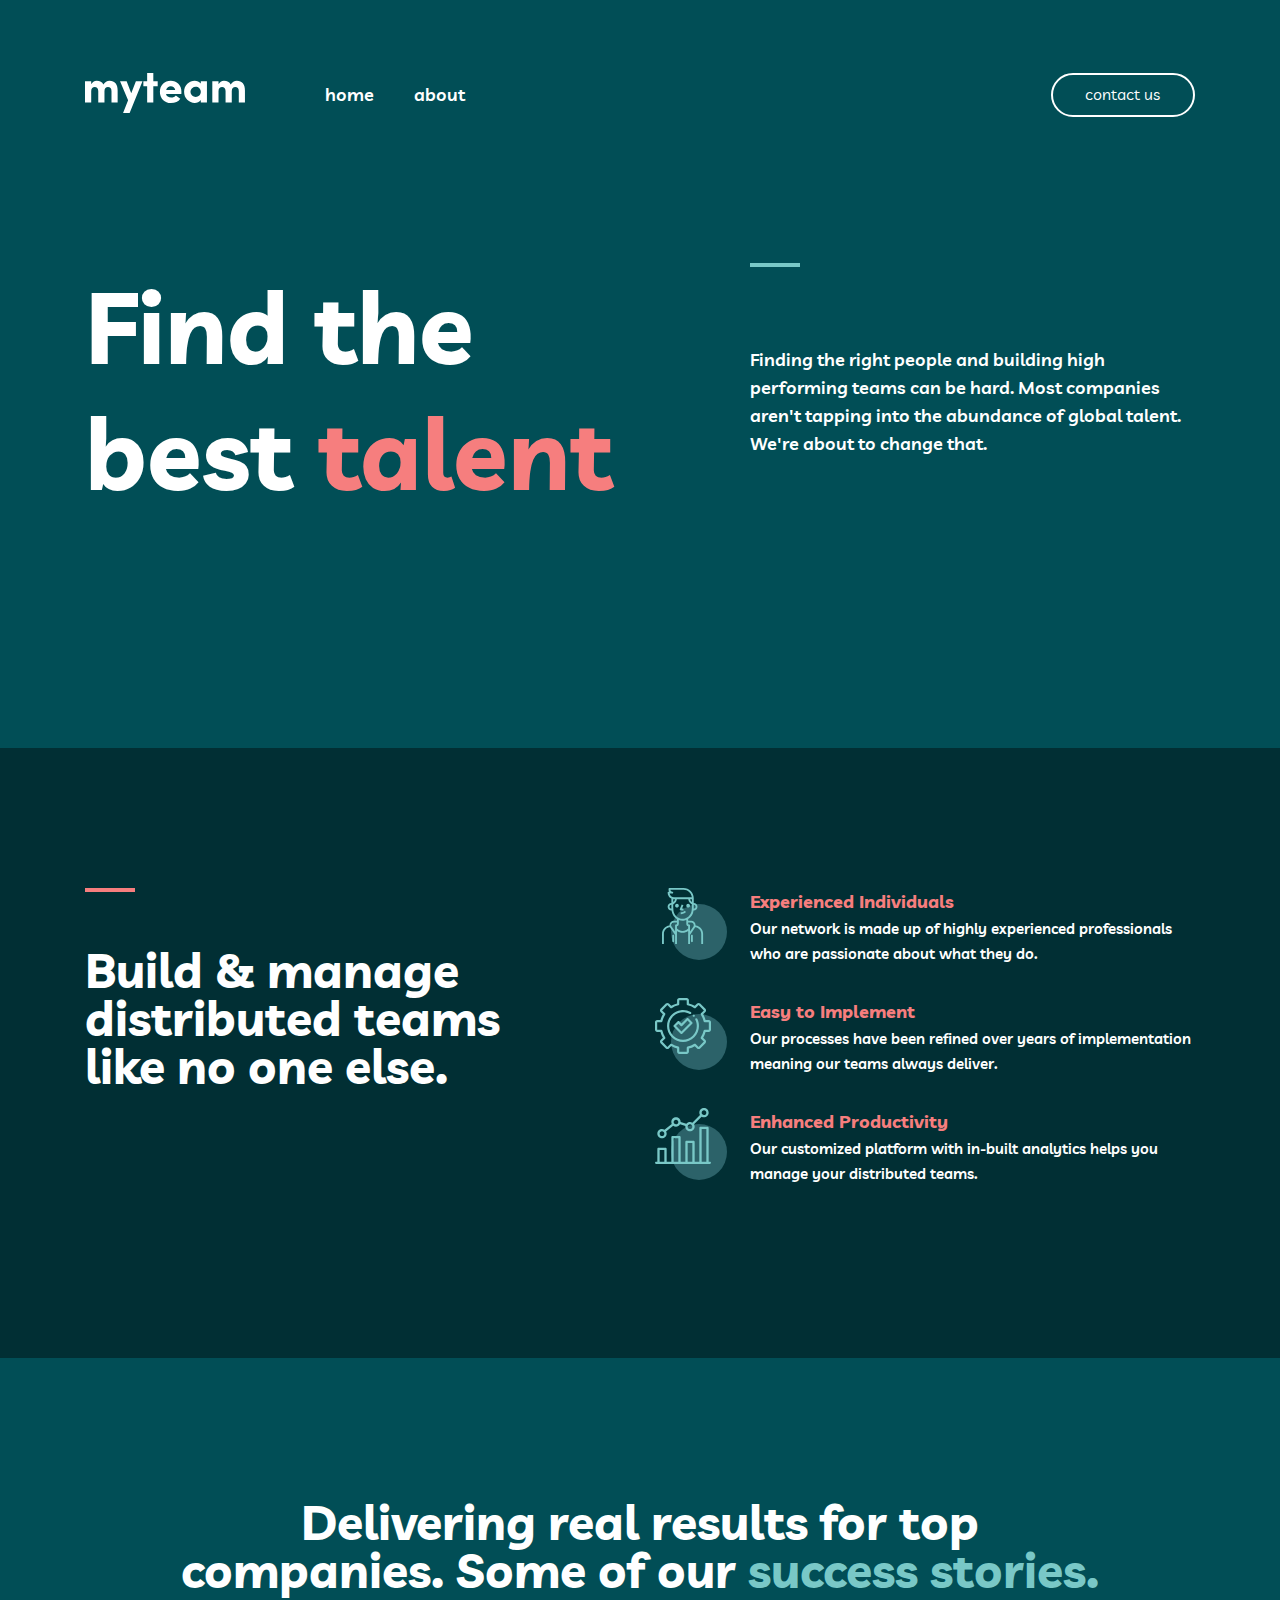
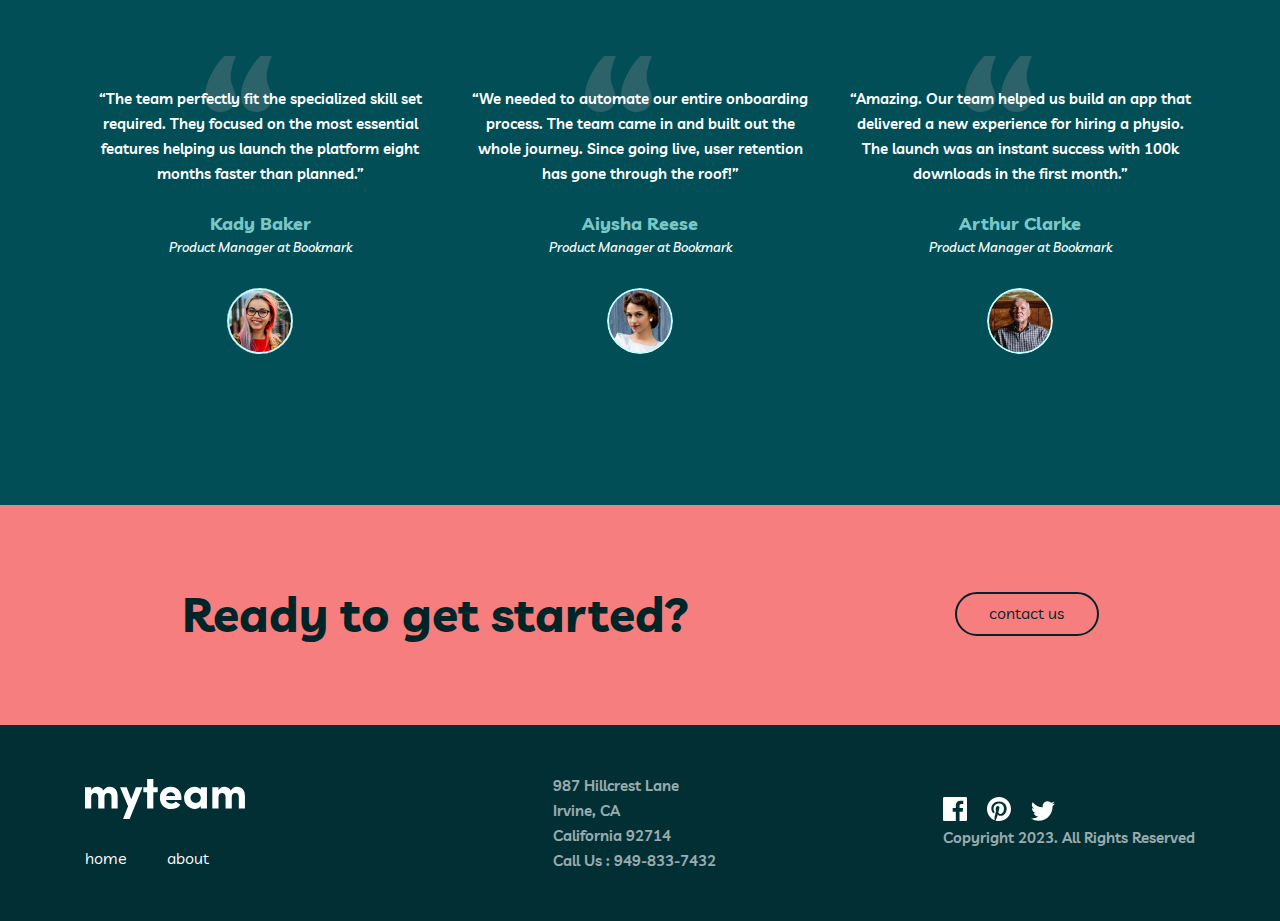
<file: index.html>
<!DOCTYPE html>
<html lang="en">

<head>
    <meta charset="UTF-8">
    <meta http-equiv="X-UA-Compatible" content="IE=edge">
    <meta name="viewport" content="width=device-width, initial-scale=1.0">
    <title>My Team</title>
    <link rel="stylesheet" href="style.css">
    <link rel="preconnect" href="https://fonts.googleapis.com">
    <link rel="preconnect" href="https://fonts.gstatic.com" crossorigin>
    <link href="https://fonts.googleapis.com/css2?family=Livvic:wght@600;700&display=swap" rel="stylesheet">
</head>

<body>
    <!-- Header -->
    <header class="header">
        <div class="container header-container">
            <!-- Left -->
            <div class="header-left">
                <!-- logo -->
                <a class="logo" href="index.html">
                    <img src="./img/myteam-logo.svg" alt="myteam">
                </a>
                <!-- nav -->
                <nav class="header-nav">
                    <ul class="header-list">
                        <li class="header-list-item">
                            <a class="header-list-item-link" href="index.html">home</a>
                        </li>
                        <li class="header-list-item">
                            <a class="header-list-item-link" href="about.html">about</a>
                        </li>
                    </ul>
                </nav>
            </div>
            <!-- Right -->
            <a class="contact-link" href="contact.html">contact us</a>
        </div>
    </header>
    <main class="main">
        <!-- Hero -->
        <div class="hero">
            <div class="container hero-container">
                <!-- title -->
                <h1 class="hero-title">Find the <br> best <span class="hero-title-light">talent</span></h1>
                <!-- description -->
                <div class="description">
                    <hr class="main-hr hr-rapture">
                    <p class="hero-desc-text">Finding the right people and building high performing teams can be hard.
                        Most companies aren't tapping into the abundance of global talent. We're about to change that.
                    </p>
                </div>
            </div>
        </div>
        <!-- About -->
        <div class="about">
            <div class="container about-container">
                <div class="about-left">
                    <hr class="hr-coral">
                    <h2 class="about-text">Build & manage  distributed teams  like no one else.</h2>
                </div>
                <div class="about-right">
                    <ul class="about-list">
                        <!-- 1 -->
                        <li class="about-list-item">
                            <div class="about-list-item-img-wrapper"><img class="about-list-item-img" src="./img/icon-feature-experience.svg" alt="">
                            </div>
                            <div class="about-list-item-text-wrapper">
                                <h3 class="about-list-item-title">Experienced Individuals</h4>
                                <p class="about-list-item-text">Our network is made up of highly experienced professionals who are passionate about what they do.</p>
                            </div>
                        </li>
                        <!-- 2 -->
                        <li class="about-list-item">
                            <div class="about-list-item-img-wrapper"><img class="about-list-item-img" src="./img/icon-feature-implementation.svg" alt="">
                            </div>
                            <div class="about-list-item-text-wrapper">
                                <h4 class="about-list-item-title">Easy to Implement</h4>
                                <p class="about-list-item-text">Our processes have been refined over years of implementation meaning our teams always deliver.</p>
                            </div>
                        </li>
                        <!-- 3 -->
                        <li class="about-list-item">
                            <div class="about-list-item-img-wrapper"><img class="about-list-item-img" src="./img/icon-feature-productivity.svg" alt="">
                            </div>
                            <div class="about-list-item-text-wrapper">
                                <h4 class="about-list-item-title">Enhanced Productivity</h4>
                                <p class="about-list-item-text">Our customized platform with in-built analytics helps you manage your distributed teams.</p>
                            </div>
                        </li>
                    </ul>
                </div>
            </div>
        </div>
        <!-- Stories -->
        <div class="stories">
            <h2 class="stories-title">Delivering real results for top <br> companies. Some of our <span class="stories-title-rapture">success stories.</span></h2>
          <div class="container stories-container">
            <!-- 1 -->
            <div class="story">
                <img class="story-img" src="./img/t.svg" alt="">
                <p class="story-text"> “The team perfectly fit the specialized skill set required. They focused on the most essential features helping us launch the platform eight months faster than planned.”</p>
                <h3 class="story-hero-name">Kady Baker</h3>
                <p class="story-hero-job">Product Manager at Bookmark</p>
                <div class="img-wrapper">
                    <img class="story-hero-img" src="./img/kady.svg" alt="">
                </div>
            </div>
            <!-- 2 -->
            <div class="story">
                <img class="story-img" src="./img/t.svg" alt="">
                <p class="story-text"> “We needed to automate our entire onboarding process. The team came in and built out the whole journey. Since going live, user retention has gone through the roof!”</p>
                <h3 class="story-hero-name">Aiysha Reese</h3>
                <p class="story-hero-job">Product Manager at Bookmark</p>
                <div class="img-wrapper">
                    <img class="story-hero-img" src="./img/aisha.svg" alt="">
                </div>
            </div>
            <!-- 3 -->
            <div class="story">
                <img class="story-img" src="./img/t.svg" alt="">
                <p class="story-text"> “Amazing. Our team helped us build an app that delivered a new experience for hiring a physio. The launch was an instant success with 100k downloads in the first month.”</p>
                <h3 class="story-hero-name">Arthur Clarke</h3>
                <p class="story-hero-job">Product Manager at Bookmark</p>
                <div class="img-wrapper">
                    <img class="story-hero-img" src="./img/arthur.svg" alt="">
                </div>
            </div>
          </div>
        </div>
        <!-- Contact -->
        <div class="contact">
         <div class="contact-container">
            <h2 class="contact-title">Ready to get started?</h2>
            <a class="contact-link contact-link-color" href="contact.html">contact us</a>
         </div>
        </div>
    </main>
    <!-- Footer -->
    <footer class="footer">
        <div class="container footer-container">
            <!-- Footer left -->
            <div class="footer-left">
                <a href="index.html"><img class="logo footer-logo" src="./img/myteam-logo.svg" alt="myteam logo"></a>
              <ul class="footer-list">
                <li class="footer-list-item"><a class="footer-list-item-link" href="index.html">home</a></li>
                <li class="footer-list-item"><a class="footer-list-item-link" href="about.html">about</a></li>
              </ul>
            </div>
            <!-- Footer center -->
            <div class="footer-center">
                  <p class="footer-text">987  Hillcrest Lane</p>
                  <p class="footer-text">Irvine, CA</p>
                  <p class="footer-text">California 92714</p>
                  <p class="footer-text">Call Us : 949-833-7432</p>
            </div>
            <!-- Footer right -->
            <div class="footer-right">
                <svg class="socials" width="24" height="24" fill="none" xmlns="http://www.w3.org/2000/svg"><path d="M22.675 0H1.325C.593 0 0 .593 0 1.325v21.351C0 23.407.593 24 1.325 24H12.82v-9.294H9.692v-3.622h3.128V8.413c0-3.1 1.893-4.788 4.659-4.788 1.325 0 2.463.099 2.795.143v3.24l-1.918.001c-1.504 0-1.795.715-1.795 1.763v2.313h3.587l-.467 3.622h-3.12V24h6.116c.73 0 1.323-.593 1.323-1.325V1.325C24 .593 23.407 0 22.675 0Z" fill="currentColor">
                </svg>
                <svg class="socials" width="24" height="24" fill="none" xmlns="http://www.w3.org/2000/svg"><path d="M12 0C5.373 0 0 5.372 0 12c0 5.084 3.163 9.426 7.627 11.174-.105-.949-.2-2.405.042-3.441.218-.937 1.407-5.965 1.407-5.965s-.359-.719-.359-1.782c0-1.668.967-2.914 2.171-2.914 1.023 0 1.518.769 1.518 1.69 0 1.029-.655 2.568-.994 3.995-.283 1.194.599 2.169 1.777 2.169 2.133 0 3.772-2.249 3.772-5.495 0-2.873-2.064-4.882-5.012-4.882-3.414 0-5.418 2.561-5.418 5.207 0 1.031.397 2.138.893 2.738a.36.36 0 0 1 .083.345l-.333 1.36c-.053.22-.174.267-.402.161-1.499-.698-2.436-2.889-2.436-4.649 0-3.785 2.75-7.262 7.929-7.262 4.163 0 7.398 2.967 7.398 6.931 0 4.136-2.607 7.464-6.227 7.464-1.216 0-2.359-.631-2.75-1.378l-.748 2.853c-.271 1.043-1.002 2.35-1.492 3.146C9.57 23.812 10.763 24 12 24c6.627 0 12-5.373 12-12 0-6.628-5.373-12-12-12Z" fill="currentColor"></svg>
                <svg class="socials" width="24" height="20" fill="none" xmlns="http://www.w3.org/2000/svg"><path d="M24 2.557a9.83 9.83 0 0 1-2.828.775A4.932 4.932 0 0 0 23.337.608a9.864 9.864 0 0 1-3.127 1.195A4.916 4.916 0 0 0 16.616.248c-3.179 0-5.515 2.966-4.797 6.045A13.978 13.978 0 0 1 1.671 1.149a4.93 4.93 0 0 0 1.523 6.574 4.903 4.903 0 0 1-2.229-.616c-.054 2.281 1.581 4.415 3.949 4.89a4.935 4.935 0 0 1-2.224.084 4.928 4.928 0 0 0 4.6 3.419A9.9 9.9 0 0 1 0 17.54a13.94 13.94 0 0 0 7.548 2.212c9.142 0 14.307-7.721 13.995-14.646A10.025 10.025 0 0 0 24 2.557Z" fill="currentColor"/></svg>
                <p class="footer-text">Copyright 2023. All Rights Reserved</p>
            </div>
        </div>
    </footer>


</body>

</html>
</file>
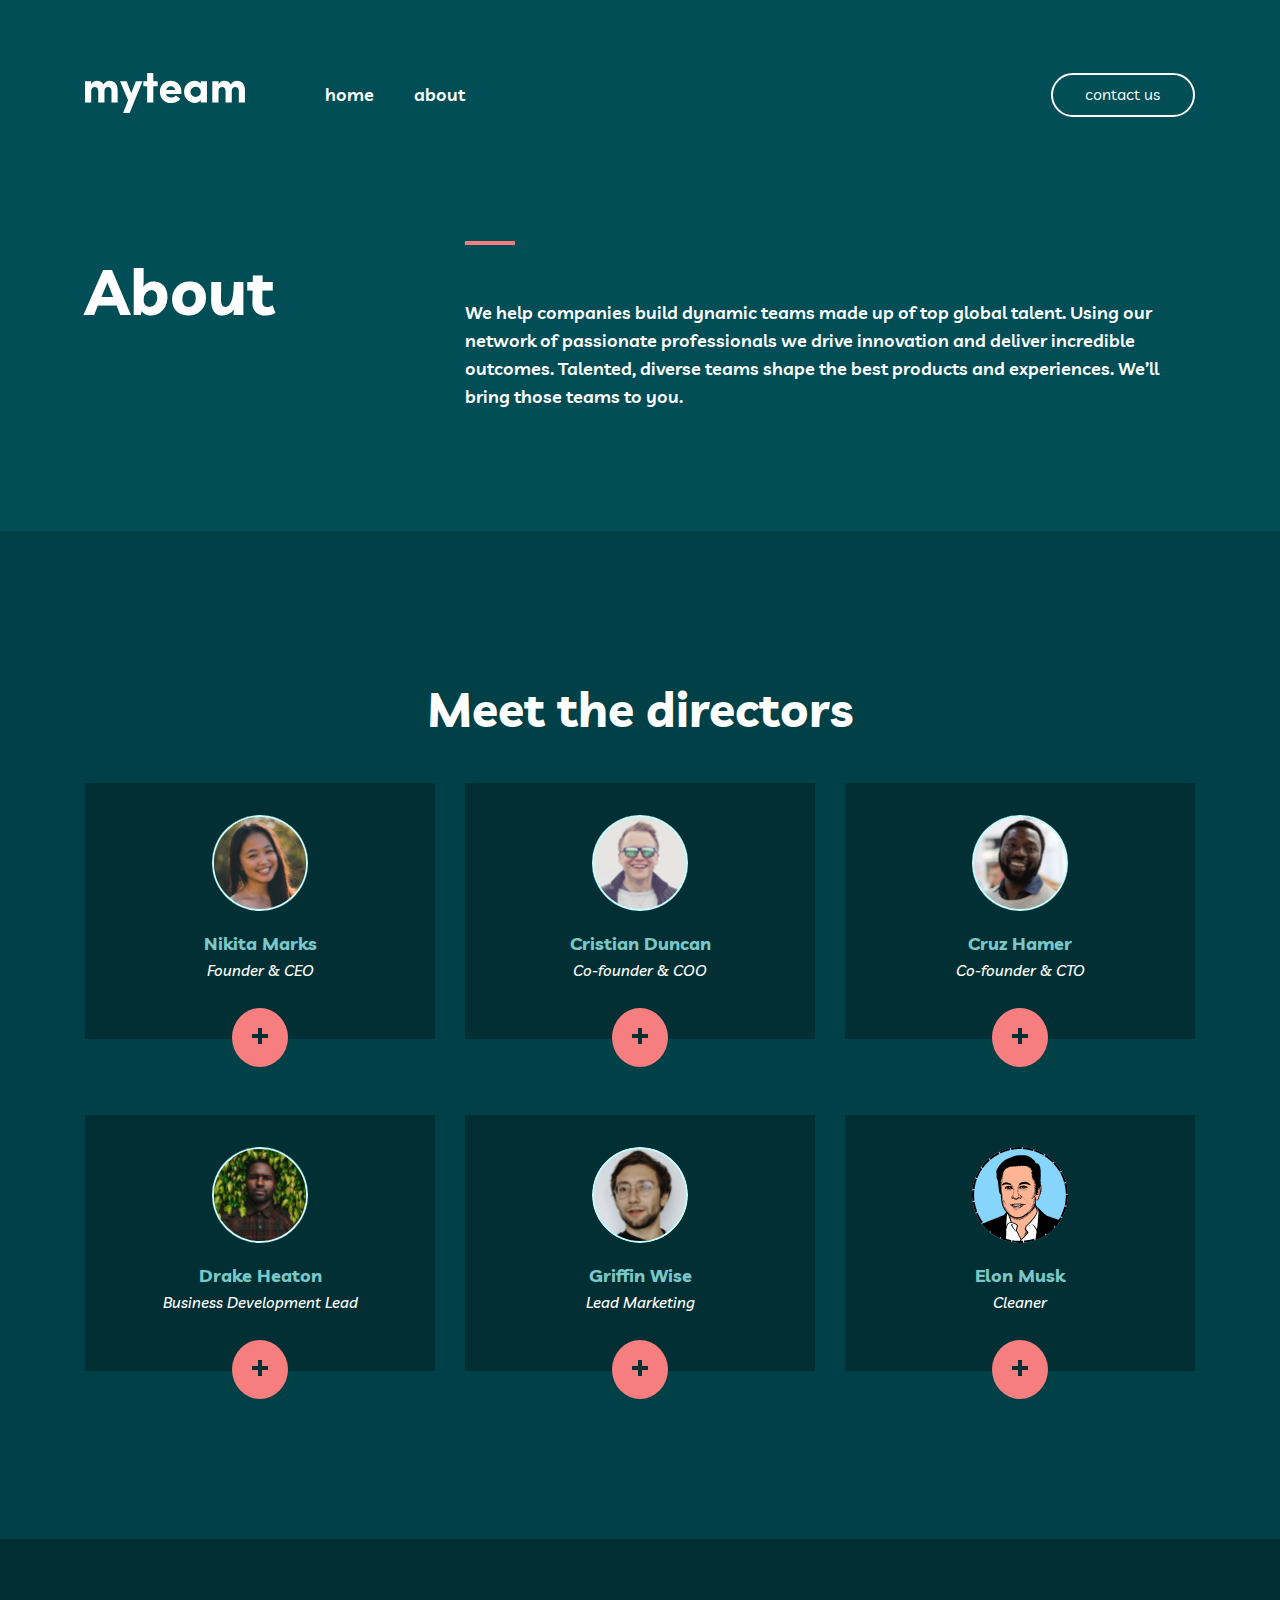
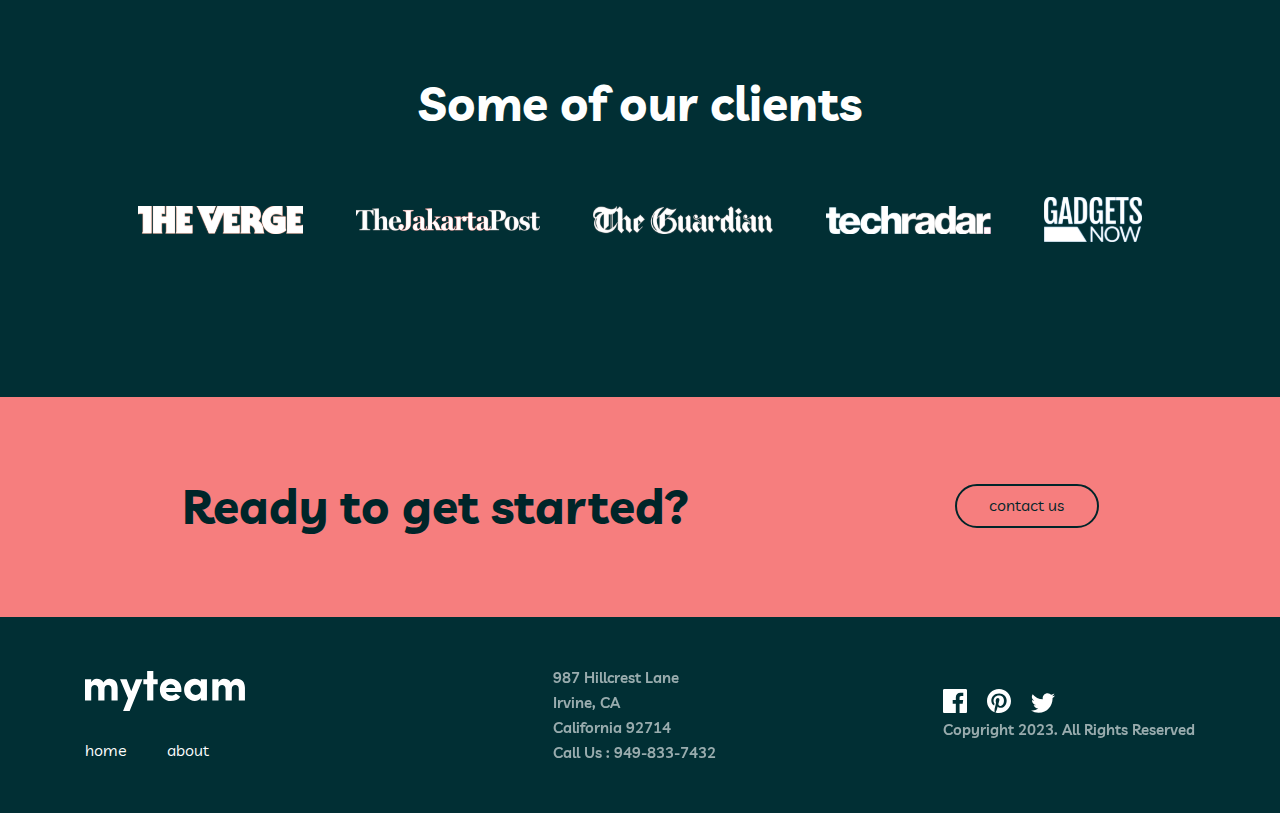
<file: about.html>
<!DOCTYPE html>
<html lang="en">

<head>
    <meta charset="UTF-8">
    <meta http-equiv="X-UA-Compatible" content="IE=edge">
    <meta name="viewport" content="width=device-width, initial-scale=1.0">
    <title>About</title>
    <link rel="stylesheet" href="style.css">
    <link rel="preconnect" href="https://fonts.googleapis.com">
    <link rel="preconnect" href="https://fonts.gstatic.com" crossorigin>
    <link href="https://fonts.googleapis.com/css2?family=Livvic:wght@600;700&display=swap" rel="stylesheet">
</head>

<body>
    <!-- Header -->
    <header class="header">
        <div class="container header-container">
            <!-- Left -->
            <div class="header-left">
                <!-- logo -->
                <a class="logo" href="index.html">
                    <img src="./img/myteam-logo.svg" alt="myteam">
                </a>
                <!-- nav -->
                <nav class="header-nav">
                    <ul class="header-list">
                        <li class="header-list-item">
                            <a class="header-list-item-link" href="index.html">home</a>
                        </li>
                        <li class="header-list-item">
                            <a class="header-list-item-link" href="about.html">about</a>
                        </li>
                    </ul>
                </nav>
            </div>
            <!-- Right -->
            <a class="contact-link" href="contact.html">contact us</a>
        </div>
    </header>
    <main class="main">
        <!-- Hero -->
        <div class="about-hero">
            <div class="container hero-container">
                <div class="about-hero-left">
                    <h2 class="about-title">About</h2>
                </div>
                <div class="about-hero-right">
                    <hr class="main-hr hr-coral">
                    <p class="about-hero-text">We help companies build dynamic teams made up of top global talent. Using
                        our network of passionate professionals we drive innovation and deliver incredible outcomes.
                        Talented, diverse teams shape the best products and experiences. We’ll bring those teams to you.
                    </p>
                </div>
            </div>
        </div>
        <div class="directors">
            <div class="container about-page-container">
                <h2 class="about-page-title directors-title">Meet the directors</h2>
                <ul class="directors-list">
                    <!-- 1 -->
                    <li class="directors-list-item">
                        <img class="director-img" src="./img/nikita.svg" alt="Nikita Marks">
                        <p class="director-name">Nikita Marks</p>
                        <p class="director-job">Founder & CEO</p>
                        <button class="plus-btn"><img class="plus-img" src="./img/plus.svg" alt="plus"></button>
                    </li>
                    <!-- 2 -->
                    <li class="directors-list-item">
                        <img class="director-img" src="./img/cristian.svg" alt="Nikita Marks">
                        <p class="director-name">Cristian Duncan</p>
                        <p class="director-job">Co-founder & COO</p>
                        <button class="plus-btn"><img class="plus-img" src="./img/plus.svg" alt="plus"></button>
                    </li>
                    <!-- 3 -->
                    <li class="directors-list-item">
                        <img class="director-img" src="./img/cruz.svg" alt="Nikita Marks">
                        <p class="director-name">Cruz Hamer</p>
                        <p class="director-job">Co-founder & CTO</p>
                        <button class="plus-btn"><img class="plus-img" src="./img/plus.svg" alt="plus"></button>
                    </li>
                    <!-- 4 -->
                    <li class="directors-list-item">
                        <img class="director-img" src="./img/drake.svg" alt="Nikita Marks">
                        <p class="director-name">Drake Heaton</p>
                        <p class="director-job">Business Development Lead</p>
                        <button class="plus-btn"><img class="plus-img" src="./img/plus.svg" alt="plus"></button>
                    </li>
                    <!-- 5 -->
                    <li class="directors-list-item">
                        <img class="director-img" src="./img/griffin.svg" alt="Nikita Marks">
                        <p class="director-name">Griffin Wise</p>
                        <p class="director-job">Lead Marketing</p>
                        <button class="plus-btn"><img class="plus-img" src="./img/plus.svg" alt="plus"></button>
                    </li>
                    <!-- 6 -->
                    <li class="directors-list-item">
                        <img class="director-img" src="./img/elon-musk-col.svg" alt="Nikita Marks">
                        <p class="director-name">Elon Musk</p>
                        <p class="director-job">Cleaner</p>
                        <button class="plus-btn"><img class="plus-img" src="./img/plus.svg" alt="plus"></button>
                    </li>
                </ul>
            </div>
        </div>
        <div class="clients">
            <div class="container about-page-container">
                <h2 class="about-page-title clients-title">Some of our clients</h2>
                <ul class="clients-list">
                    <li class="clients-list-item">
                        <img class="clients-img" src="./img/the-verge.svg" alt="THE VERGE">
                    </li>
                    <li class="clients-list-item">
                        <img class="clients-img" src="./img/the-jakarta-post@2x.svg" alt="THE JAKARTA">
                    </li>
                    <li class="clients-list-item">
                        <img class="clients-img" src="./img/the-guardian.svg" alt="THE GUARDIAN">
                    </li>
                    <li class="clients-list-item">
                        <img class="clients-img" src="./img/techradar@2x.svg" alt="Techradar">
                    </li>
                    <li class="clients-list-item">
                        <img class="clients-img" src="./img/gadgets-now.svg" alt="Gadgets Now">
                    </li>
                </ul>
            </div>
        </div>
        <section class="contact">
            <div class="contact-container">
                <h3 class="contact-title">Ready to get started?</h3>
                <a class="contact-link contact-link-color" href="contact.html">contact us</a>
            </div>
        </section>
    </main>
    <!-- Footer -->
    <footer class="footer">
        <div class="container footer-container">
            <!-- Footer left -->
            <div class="footer-left">
                <a href="index.html"><img class="logo footer-logo" src="./img/myteam-logo.svg" alt="myteam logo"></a>
                <ul class="footer-list">
                    <li class="footer-list-item"><a class="footer-list-item-link" href="index.html">home</a></li>
                    <li class="footer-list-item"><a class="footer-list-item-link" href="about.html">about</a></li>
                </ul>
            </div>
            <!-- Footer center -->
            <div class="footer-center">
                <p class="footer-text">987 Hillcrest Lane</p>
                <p class="footer-text">Irvine, CA</p>
                <p class="footer-text">California 92714</p>
                <p class="footer-text">Call Us : 949-833-7432</p>
            </div>
            <!-- Footer right -->
            <div class="footer-right">
                <svg class="socials" width="24" height="24" fill="none" xmlns="http://www.w3.org/2000/svg"><path d="M22.675 0H1.325C.593 0 0 .593 0 1.325v21.351C0 23.407.593 24 1.325 24H12.82v-9.294H9.692v-3.622h3.128V8.413c0-3.1 1.893-4.788 4.659-4.788 1.325 0 2.463.099 2.795.143v3.24l-1.918.001c-1.504 0-1.795.715-1.795 1.763v2.313h3.587l-.467 3.622h-3.12V24h6.116c.73 0 1.323-.593 1.323-1.325V1.325C24 .593 23.407 0 22.675 0Z" fill="currentColor">
                </svg>
                <svg class="socials" width="24" height="24" fill="none" xmlns="http://www.w3.org/2000/svg"><path d="M12 0C5.373 0 0 5.372 0 12c0 5.084 3.163 9.426 7.627 11.174-.105-.949-.2-2.405.042-3.441.218-.937 1.407-5.965 1.407-5.965s-.359-.719-.359-1.782c0-1.668.967-2.914 2.171-2.914 1.023 0 1.518.769 1.518 1.69 0 1.029-.655 2.568-.994 3.995-.283 1.194.599 2.169 1.777 2.169 2.133 0 3.772-2.249 3.772-5.495 0-2.873-2.064-4.882-5.012-4.882-3.414 0-5.418 2.561-5.418 5.207 0 1.031.397 2.138.893 2.738a.36.36 0 0 1 .083.345l-.333 1.36c-.053.22-.174.267-.402.161-1.499-.698-2.436-2.889-2.436-4.649 0-3.785 2.75-7.262 7.929-7.262 4.163 0 7.398 2.967 7.398 6.931 0 4.136-2.607 7.464-6.227 7.464-1.216 0-2.359-.631-2.75-1.378l-.748 2.853c-.271 1.043-1.002 2.35-1.492 3.146C9.57 23.812 10.763 24 12 24c6.627 0 12-5.373 12-12 0-6.628-5.373-12-12-12Z" fill="currentColor"></svg>
                <svg class="socials" width="24" height="20" fill="none" xmlns="http://www.w3.org/2000/svg"><path d="M24 2.557a9.83 9.83 0 0 1-2.828.775A4.932 4.932 0 0 0 23.337.608a9.864 9.864 0 0 1-3.127 1.195A4.916 4.916 0 0 0 16.616.248c-3.179 0-5.515 2.966-4.797 6.045A13.978 13.978 0 0 1 1.671 1.149a4.93 4.93 0 0 0 1.523 6.574 4.903 4.903 0 0 1-2.229-.616c-.054 2.281 1.581 4.415 3.949 4.89a4.935 4.935 0 0 1-2.224.084 4.928 4.928 0 0 0 4.6 3.419A9.9 9.9 0 0 1 0 17.54a13.94 13.94 0 0 0 7.548 2.212c9.142 0 14.307-7.721 13.995-14.646A10.025 10.025 0 0 0 24 2.557Z" fill="currentColor"/></svg>
                <p class="footer-text">Copyright 2023. All Rights Reserved</p>
            </div>
        </div>
    </footer>


</body>

</html>
</file>
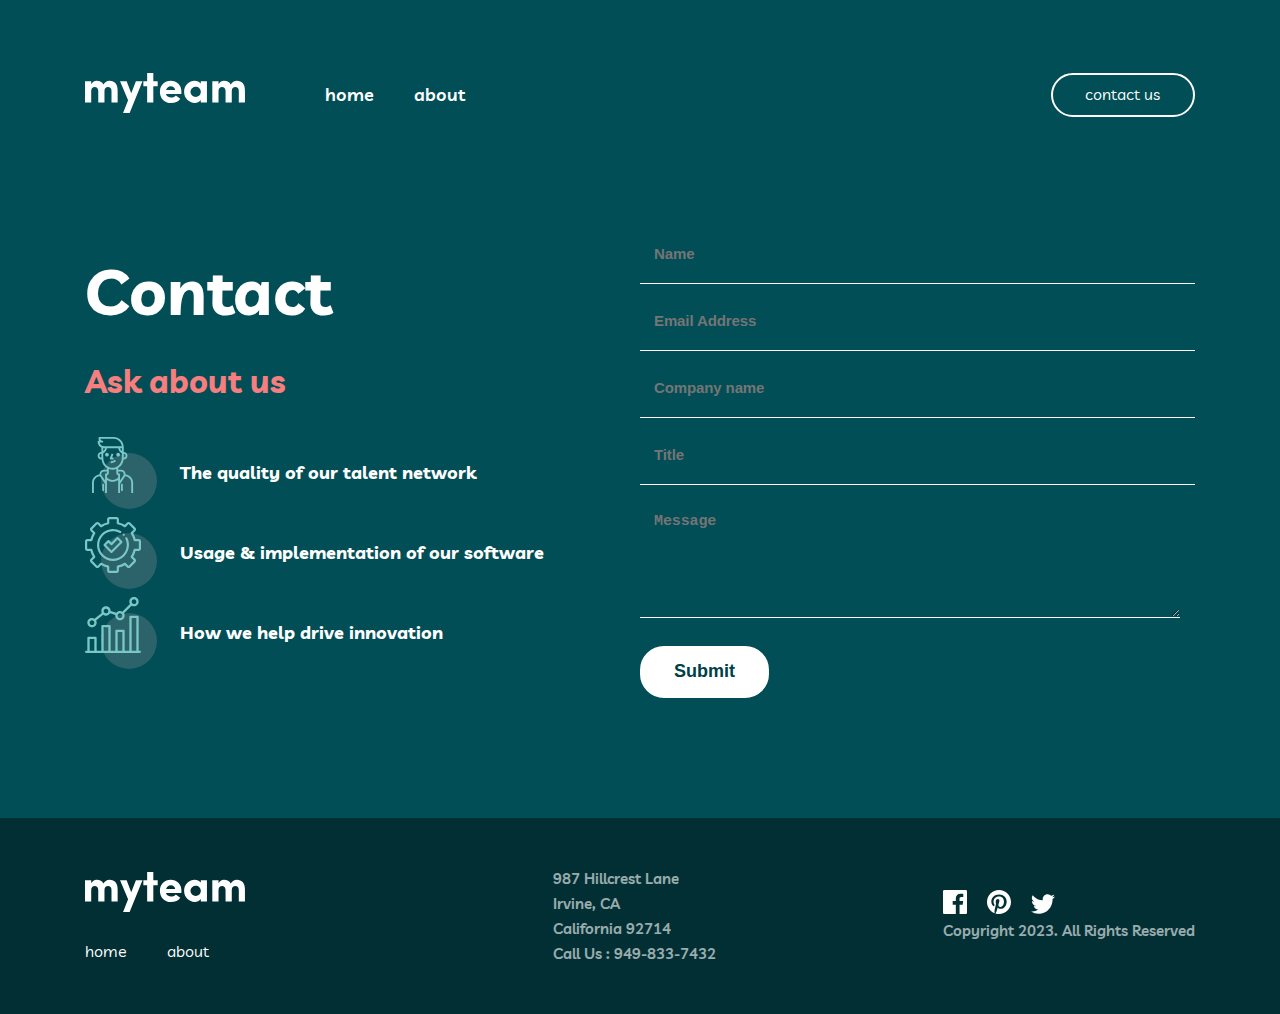
<file: contact.html>
<!DOCTYPE html>
<html lang="en">

<head>
    <meta charset="UTF-8">
    <meta http-equiv="X-UA-Compatible" content="IE=edge">
    <meta name="viewport" content="width=device-width, initial-scale=1.0">
    <title>About</title>
    <link rel="stylesheet" href="style.css">
    <link rel="preconnect" href="https://fonts.googleapis.com">
    <link rel="preconnect" href="https://fonts.gstatic.com" crossorigin>
    <link href="https://fonts.googleapis.com/css2?family=Livvic:wght@600;700&display=swap" rel="stylesheet">
</head>

<body>
    <!-- Header -->
    <header class="header">
        <div class="container header-container">
            <!-- Left -->
            <div class="header-left">
                <!-- logo -->
                <a class="logo" href="index.html">
                    <img src="./img/myteam-logo.svg" alt="myteam">
                </a>
                <!-- nav -->
                <nav class="header-nav">
                    <ul class="header-list">
                        <li class="header-list-item">
                            <a class="header-list-item-link" href="index.html">home</a>
                        </li>
                        <li class="header-list-item">
                            <a class="header-list-item-link" href="about.html">about</a>
                        </li>
                    </ul>
                </nav>
            </div>
            <!-- Right -->
            <a class="contact-link" href="#">contact us</a>
        </div>
    </header>
    <main class="main">
        <div class="container contact-page-container">
            <div class="contact-page-left">
                <h2 class="contact-page-title">Contact</h2>
                <h3 class="contact-page-text">Ask about us</h3>
                <ul class="contact-page-list">
                    <!-- 1 -->
                    <li class="contact-page-list-item">
                        <img class="contact-page-list-item-img" src="./img/icon-feature-experience.svg" alt="">
                        <p class="contact-page-list-item-text">The quality of our talent network</p>
                    </li>
                     <!-- 2 -->
                     <li class="contact-page-list-item">
                        <img class="contact-page-list-item-img" src="./img/icon-feature-implementation.svg" alt="">
                        <p class="contact-page-list-item-text">Usage & implementation of our software</p>
                    </li>
                     <!-- 3 -->
                     <li class="contact-page-list-item">
                        <img class="contact-page-list-item-img" src="./img/icon-feature-productivity.svg" alt="">
                        <p class="contact-page-list-item-text">How we help drive innovation</p>
                    </li>
                </ul>
            </div>
            <div class="contact-page-right">
                <form class="contact-page-form">
                    <input class="contact-page-input" type="text" placeholder="Name" required>
                    <input class="contact-page-input" type="email" placeholder="Email Address" required>
                    <input class="contact-page-input" type="text" placeholder="Company name" required>
                    <input class="contact-page-input" type="text" placeholder="Title" required>
                    <textarea class="contact-page-textarea" placeholder="Message"></textarea>
                    <br>
                    <button class="submit">Submit</button>
                </form>
            </div>
        </div>
    </main>
    <!-- Footer -->
    <footer class="footer">
        <div class="container footer-container">
            <!-- Footer left -->
            <div class="footer-left">
                <a href="index.html"><img class="logo footer-logo" src="./img/myteam-logo.svg" alt="myteam logo"></a>
                <ul class="footer-list">
                    <li class="footer-list-item"><a class="footer-list-item-link" href="index.html">home</a></li>
                    <li class="footer-list-item"><a class="footer-list-item-link" href="about.html">about</a></li>
                </ul>
            </div>
            <!-- Footer center -->
            <div class="footer-center">
                <p class="footer-text">987 Hillcrest Lane</p>
                <p class="footer-text">Irvine, CA</p>
                <p class="footer-text">California 92714</p>
                <p class="footer-text">Call Us : 949-833-7432</p>
            </div>
            <!-- Footer right -->
            <div class="footer-right">
                <svg class="socials" width="24" height="24" fill="none" xmlns="http://www.w3.org/2000/svg"><path d="M22.675 0H1.325C.593 0 0 .593 0 1.325v21.351C0 23.407.593 24 1.325 24H12.82v-9.294H9.692v-3.622h3.128V8.413c0-3.1 1.893-4.788 4.659-4.788 1.325 0 2.463.099 2.795.143v3.24l-1.918.001c-1.504 0-1.795.715-1.795 1.763v2.313h3.587l-.467 3.622h-3.12V24h6.116c.73 0 1.323-.593 1.323-1.325V1.325C24 .593 23.407 0 22.675 0Z" fill="currentColor">
                </svg>
                <svg class="socials" width="24" height="24" fill="none" xmlns="http://www.w3.org/2000/svg"><path d="M12 0C5.373 0 0 5.372 0 12c0 5.084 3.163 9.426 7.627 11.174-.105-.949-.2-2.405.042-3.441.218-.937 1.407-5.965 1.407-5.965s-.359-.719-.359-1.782c0-1.668.967-2.914 2.171-2.914 1.023 0 1.518.769 1.518 1.69 0 1.029-.655 2.568-.994 3.995-.283 1.194.599 2.169 1.777 2.169 2.133 0 3.772-2.249 3.772-5.495 0-2.873-2.064-4.882-5.012-4.882-3.414 0-5.418 2.561-5.418 5.207 0 1.031.397 2.138.893 2.738a.36.36 0 0 1 .083.345l-.333 1.36c-.053.22-.174.267-.402.161-1.499-.698-2.436-2.889-2.436-4.649 0-3.785 2.75-7.262 7.929-7.262 4.163 0 7.398 2.967 7.398 6.931 0 4.136-2.607 7.464-6.227 7.464-1.216 0-2.359-.631-2.75-1.378l-.748 2.853c-.271 1.043-1.002 2.35-1.492 3.146C9.57 23.812 10.763 24 12 24c6.627 0 12-5.373 12-12 0-6.628-5.373-12-12-12Z" fill="currentColor"></svg>
                <svg class="socials" width="24" height="20" fill="none" xmlns="http://www.w3.org/2000/svg"><path d="M24 2.557a9.83 9.83 0 0 1-2.828.775A4.932 4.932 0 0 0 23.337.608a9.864 9.864 0 0 1-3.127 1.195A4.916 4.916 0 0 0 16.616.248c-3.179 0-5.515 2.966-4.797 6.045A13.978 13.978 0 0 1 1.671 1.149a4.93 4.93 0 0 0 1.523 6.574 4.903 4.903 0 0 1-2.229-.616c-.054 2.281 1.581 4.415 3.949 4.89a4.935 4.935 0 0 1-2.224.084 4.928 4.928 0 0 0 4.6 3.419A9.9 9.9 0 0 1 0 17.54a13.94 13.94 0 0 0 7.548 2.212c9.142 0 14.307-7.721 13.995-14.646A10.025 10.025 0 0 0 24 2.557Z" fill="currentColor"/></svg>
                <p class="footer-text">Copyright 2023. All Rights Reserved</p>
            </div>
        </div>
    </footer>


</body>

</html>
</file>
<file: style.css>
:root {
    --midnight-green: #014E56;
    --deep-jungle-green: #004047;
    --sacramento-green: #012f34;
    --dark-green: #002529;
    --rapture-blue: #79C8C7;
    --police-blue: #2c6269;
    --light-coral: #f67e7e;
    --white: #fff;
}

* {
    margin: 0;
    padding: 0;
    box-sizing: border-box;
}

body {
    font-family: 'Livvic', sans-serif;
    background-color: var(--midnight-green);
    color: var(--white);
}

.container {
    width: 100%;
    max-width: 1150px;
    padding-right: 20px;
    padding-left: 20px;
    margin-right: auto;
    margin-left: auto;
}

.header {
    padding-bottom: 73px;
    padding-top: 73px;
}

.header-container {
    display: flex;
    justify-content: space-between;
    align-items: center;
}

.header-left {
    display: flex;
    align-items: center;
}

.logo {
    margin-right: 80px;
}

.header-list {
    display: flex;
    align-items: center;
    list-style: none;
}

.header-list-item:not(:last-child) {
    margin-right: 40px;
}

.header-list-item-link {
    text-decoration: none;
    color: var(--white);
    font-size: 18px;
    font-weight: 600;
    line-height: 28px;
    transition: all 0.5s ease;
}

.header-list-item-link:hover {
    color: var(--light-coral);
}

.contact-link {
    text-decoration: none;
    color: var(--white);
    border: 2px solid var(--white);
    padding: 9px 33px 11px 32px;
    border-radius: 24px;
    transition: all 0.5s ease;
}

.contact-link:hover {
    background-color: var(--white);
    color: var(--midnight-green);
}


.hero {
    padding-top: 73px;
    padding-bottom: 233px;
}

.hero-container {
    display: flex;
    align-items: flex-start;
}

.hero-title {
    width: 100%;
    max-width: 635px;
    font-size: 100px;
    font-style: normal;
    font-weight: 700;
    margin-right: 30px;
}

.hero-title-light {
    color: var(--light-coral);
}

.description {
    width: 100%;
    max-width: 445px;
}

.hero-desc-text {
    font-size: 18px;
    font-style: normal;
    font-weight: 600;
    line-height: 28px;
}

.main-hr {
    width: 50px;
    border: none;
    height: 4px;
    background-color: var(--rapture-blue);
    margin-bottom: 79px;
}

/* .hr-rapture {
    
} */

.about {
    background-color: var(--sacramento-green);
    padding-top: 140px;
    padding-bottom: 140px;
}

.about-container {
    display: flex;
    align-items: flex-start;
    justify-content: space-between;
}

.about-left {
    width: 100%;
    max-width: 445px;
}


.hr-coral {
    width: 50px;
    border: none;
    height: 4px;
    background-color: var(--light-coral);
    margin-bottom: 54px;
}

.about-text {
    font-size: 48px;
    font-style: normal;
    font-weight: 700;
    line-height: 48px;
}


.about-list {
    list-style: none;
    width: 100%;
    max-width: 540px;
}

.about-list-item {
    display: flex;
    margin-bottom: 32px;
}


.about-list-item-img {
    margin-right: 23px;
}


.about-list-item-title {
    color: var(--light-coral);
    font-size: 18px;
    font-style: normal;
    font-weight: 700;
    line-height: 28px;
    margin-bottom: 16;
}

.about-list-item-text {
    font-size: 15px;
    font-style: normal;
    font-weight: 600;
    line-height: 25px;
}

.stories {
    padding-top: 140px;
    padding-bottom: 151px;
}

.stories-title {
    text-align: center;
    font-size: 48px;
    font-style: normal;
    font-weight: 700;
    line-height: 48px;
    margin-bottom: 92px;
}



.stories-title-rapture {
    color: var(--rapture-blue);
}

.stories-container {
    display: grid;
    grid-template-columns: repeat(3, 1fr);
    column-gap: 30px;
}

.story {
    position: relative;
    z-index: 2;
}

.story-img {
    position: absolute;
    left: 120px;
    top: -30px;
    z-index: -4;
}

.story-text {
    margin-bottom: 24px;
    text-align: center;
    font-size: 15px;
    font-style: normal;
    font-weight: 600;
    line-height: 25px;
}

.story-hero-name {
    color: var(--rapture-blue);
    text-align: center;
    font-size: 18px;
    font-style: normal;
    font-weight: 700;
    line-height: 28px;
}

.story-hero-job {
    text-align: center;
    font-size: 13px;
    font-style: italic;
    font-weight: 500;
    line-height: 18px;
    margin-bottom: 32px;
}

.img-wrapper {
    display: flex;
    justify-content: center;
}

.story-hero-img {
    margin: 0 auto;
    border-radius: 62px;
}

.contact {
    background-color: var(--light-coral);
    padding: 85px 0px 87px 0px;
}

.contact-container {
    width: 100%;
    max-width: 957px;
    padding-left: 20px;
    padding-right: 20px;
    margin: 0 auto;
    display: flex;
    align-items: center;
    justify-content: space-between;

}

.contact-title {
    color: var(--dark-green);
    font-size: 48px;
    font-style: normal;
    font-weight: 700;
    line-height: 48px;
    margin-right: 260px;
}

.contact-link-color {
    color: var(--dark-green);
    border: 2px solid var(--dark-green);
    transition: all 0.5s ease;
}

.contact-link-color:hover {
    background-color: var(--sacramento-green);
    color: var(--white);
}

.footer {
    background-color: var(--sacramento-green);
    padding-top: 48px;
    padding-bottom: 48px;
}

.footer-container {
    display: flex;
    align-items: center;
    justify-content: space-between;
}

.footer-list {
    list-style: none;
    display: flex;
    align-items: center;
}

.footer-logo {
    margin-bottom: 25px;
}

.footer-list-item:not(:last-child) {
    margin-right: 40px;
}

.footer-list-item-link {
    color: var(--white);
    text-decoration: none;
    transition: all 0.5s ease;
}

.footer-list-item-link:hover {
    color: var(--light-coral);
}

.footer-text {
    font-size: 15px;
    font-style: normal;
    font-weight: 600;
    line-height: 25px;
    opacity: 0.6;
}

.socials {
    color: var(--white);
    transition: all 0.5s ease;
}

.socials:not(:last-child) {
    margin-right: 16px;
}

.socials:hover {
    color: var(--light-coral);
}

/* About page */
.about-hero {
    padding-top: 51px;
    padding-bottom: 120px;
}

.about-hero-left {
    width: 100%;
    max-width: 350px;
    margin-right: 30px;
}

.about-title {
    font-size: 64px;
    font-weight: 700;
    line-height: 100px;
}

.about-hero-right {
    width: 100%;
    max-width: 730px;
}


.about-hero-text {
    font-size: 18px;
    font-weight: 600;
    line-height: 28px;
}

.directors {
    background-color: var(--deep-jungle-green);
    padding-top: 154px;
    padding-bottom: 168px;
}

.about-page-container {
    width: 100%;
    max-width: 1150px;
    margin-right: auto;
    margin-left: auto;
}

.about-page-title {
    text-align: center;
    font-size: 48px;
    font-weight: 700;
    line-height: 48px;
}

.directors-title {
    margin-bottom: 50px;
}

.directors-list {
    display: grid;
    grid-template-columns: repeat(3, 1fr);
    gap: 76px 30px;
}

.directors-list-item {
    position: relative;
    background-color: var(--sacramento-green);
    padding: 32px 24px 56px;
    list-style: none;
    display: flex;
    flex-direction: column;
    align-items: center;
}

.director-img {
    width: 96px;
    border-radius: 50%;
    margin-bottom: 19px;
}

.director-name {
    color: var(--rapture-blue);
    text-align: center;
    font-size: 18px;
    font-weight: 700;
    line-height: 28px;
}

.director-job {
    text-align: center;
    font-size: 15px;
    font-style: italic;
    font-weight: 500;
    line-height: 25px;
}

.plus-btn {
    position: absolute;
    border-radius: 50%;
    bottom: -28px;
    border: none;
    background-color: var(--light-coral);
    transition: all 0.5s ease;
}

.plus-btn:hover {
    background-color: var(--rapture-blue);
}

.clients {
    background-color: var(--sacramento-green);
    padding-top: 140px;
    padding-bottom: 151px;
}

.clients-title {
    text-align: center;
    font-size: 48px;
    font-weight: 700;
    line-height: 48px;
    margin-bottom: 70px;
}

.clients-list {
    display: flex;
    align-items: center;
    justify-content: space-evenly;
    list-style: none;
}

/* Contact page */

.contact-page-container {
    display: grid;
    grid-template-columns: repeat(2, 1fr);
    padding-top: 51px;
    padding-bottom: 120px;
}

.contact-page-title {
    font-size: 64px;
    font-weight: 700;
    line-height: 100px;
    margin-bottom: 16px;
}

.contact-page-text {
    color: var(--light-coral);
    font-size: 32px;
    font-weight: 700;
    line-height: 48px;
    margin-bottom: 32px;
}

.contact-page-list-item {
    list-style: none;
    display: flex;
    align-items: center;
}

.contact-page-list-item:not(:last-child) {
    margin-bottom: 8px;
}

.contact-page-list-item-img {
    margin-right: 23px;
}

.contact-page-list-item-text {
    font-size: 18px;
    font-weight: 700;
    line-height: 28px;
}

.contact-page-right {
    width: 100%;
}

.contact-page-input,
.contact-page-textarea {
    width: 100%;
    margin-bottom: 24px;
    font-size: 15px;
    font-weight: 600;
    line-height: 25px;
    letter-spacing: -0.115px;
    padding: 0px 81px 17px 14px;
    border: none;
    border-bottom: 1px solid var(--white);
    background-color: transparent;
}

.contact-page-input,
.contact-page-textarea:hover {
    color: var(--whites);
}

.contact-page-textarea {
    padding-bottom: 58px;
    max-width: 540px;
    min-height: 109px;
}

.submit {
    padding: 9px 32px 11px;
    background-color: var(--white);
    color: var(--deep-jungle-green);
    font-size: 18px;
    font-weight: 600;
    line-height: 28px;
    border-radius: 24px;
    border: 2px solid var(--white);
}



/* Responsive */
@media only screen and (min-width:768px) and (max-width: 1023px) {
    .header {
        padding-top: 72px;
        margin-bottom: 60px;
    }

    .container {
        width: 100%;
        max-width: 729px;
        margin-right: auto;
        margin-left: auto;
        padding-right: 20px;
        padding-left: 20px;
    }

    .logo {
        width: 128px;
    }

    .header-list-item:not(:last-child) {
        margin-right: 40px;
    }

    .hero {
        padding-top: 60px;
        padding-bottom: 256px;
    }

    .hero-container {
        width: 100%;
        max-width: 457px;
        flex-direction: column;
        justify-content: center;
    }

    .hero-title {
        text-align: center;
        font-size: 64px;
        font-weight: 700;
        line-height: 56px;
        margin-bottom: 24px;
        margin-right: 0;
    }


    .hero-desc-text {
        text-align: center;
        font-size: 15px;
        font-weight: 600;
        line-height: 28px;
    }

    .main-hr {
        display: none;
    }

    .about {
        padding-top: 100px;
        padding-bottom: 100px;
    }

    .about-container {
        flex-direction: column;
        justify-content: center;
    }

    .hr-coral {
        margin-bottom: 32px;
    }

    .about-text {
        font-size: 32px;
        font-weight: 700;
        line-height: 32px;
        margin-bottom: 64px;
    }

    .stories {
        padding-top: 100px;
        padding-bottom: 100px;
    }

    .story-img {
        left: 230px;
    }

    .stories-title {
        text-align: center;
        font-size: 32px;
        font-weight: 700;
        line-height: 32px;
    }

    .stories-container {
        width: 100%;
        max-width: 573px;
        grid-template-columns: repeat(1, 1fr);
        row-gap: 84px;
    }

    .contact-title {
        color: var(--sacramento-green);
        text-align: center;
        font-size: 32px;
        font-weight: 700;
        line-height: 32px;
        margin: 0px;
    }

    .contact-container {
        width: 100%;
        max-width: 573px;
    }


    .footer {
        padding-top: 56px;
        padding-bottom: 56px;
    }

    .about-hero {
        padding-top: 60px;
        padding-bottom: 112px;
    }

    .about-title {
        text-align: center;
        font-size: 64px;
        font-weight: 700;
        line-height: 56px;
        margin-bottom: 24px;
    }

    .about-hero-text {
        text-align: center;
        font-size: 15px;
        font-weight: 600;
        line-height: 28px;
    }

    .directors {
        padding-top: 100px;
        padding-bottom: 100px;
    }

    .about-page-title {
        text-align: center;
        font-size: 32px;
        font-weight: 700;
        line-height: 32px;
    }

    .directors-list {
        grid-template-columns: repeat(2, 1fr);
        gap: 76px 11px;
    }

    .clients {
        background-color: var(--sacramento-green);
        padding-top: 100px;
        padding-bottom: 107px;
    }

    .clients-title {
        text-align: center;
        font-size: 32px;
        font-weight: 700;
        line-height: 32px;
        margin-bottom: 52px;
    }

    .clients-img {
        width: 103px;
    }

    .contact-page-container {
        width: 100%;
        max-width: 542px;
        grid-template-columns: repeat(1, 1fr);
        padding-top: 60px;
        padding-bottom: 112px;
    }

    .contact-page-title {
        text-align: center;
        font-size: 64px;
        font-weight: 700;
        line-height: 56px;
    }

    .contact-page-text {
        text-align: center;
        font-size: 32px;
        font-weight: 700;
        line-height: 48px;
    }

    .contact-page-list-item-text {
        font-size: 18px;
        font-weight: 700;
        line-height: 28px;
    }

    .contact-page-list {
        margin-bottom: 64px;
    }
}

@media only screen and (max-width: 767px) {
    .header {
        padding-top: 48px;
        padding-bottom: 40px;
    }

    .container {
        width: 100%;
        max-width: 367px;
        margin-right: auto;
        margin-left: auto;
        padding-right: 20px;
        padding-left: 20px;
    }

    .header-left {
        align-items: center;
        justify-content: space-between;
        margin-bottom: 20px;
    }

    .header-container {
        flex-direction: column;
        justify-content: center;
    }

    .logo {
        width: 128px;
    }

    .header-list {
        align-items: center;
        list-style: none;
    }

    .header-list-item:not(:last-child) {
        margin-right: 20px;
    }

    .hero {
        padding-top: 40px;
        padding-bottom: 197px;
    }

    .hero-container {
        flex-direction: column;
        justify-content: center;
    }

    .hero-title {
        text-align: center;
        font-size: 40px;
        font-weight: 700;
        line-height: 40px;
        margin-bottom: 18px;
        margin-right: 0;
    }


    .hero-desc-text {
        text-align: center;
        font-size: 15px;
        font-weight: 600;
        line-height: 28px;
    }

    .main-hr {
        display: none;
    }

    .about {
        padding-top: 64px;
        padding-bottom: 64px;
    }

    .about-container {
        flex-direction: column;
        justify-content: center;
    }

    .hr-coral {
        margin-bottom: 32px;
    }

    .about-text {
        font-size: 32px;
        font-weight: 700;
        line-height: 32px;
        margin-bottom: 56px;
    }

    .stories {
        padding-top: 140px;
        padding-bottom: 164px;
    }

    .stories-title {
        text-align: center;
        font-size: 32px;
        font-weight: 700;
        line-height: 32px;
    }


    .story-img {
        left: 130px;
    }

    .stories-container {
        grid-template-columns: repeat(1, 1fr);
        row-gap: 84px;
    }

    .contact-title {
        color: var(--sacramento-green);
        text-align: center;
        font-size: 32px;
        font-weight: 700;
        line-height: 32px;
        margin: 0px 0px 24px 0px;
    }

    .contact-container {
        flex-direction: column;
        justify-content: center;
    }

    .footer {
        padding-top: 66px;
        padding-bottom: 64px;
    }

    .footer-container {
        flex-direction: column;
        justify-content: center;
    }

    .footer-left {
        margin-bottom: 24px;
    }

    .footer-center {
        margin-bottom: 40px;
    }

    .socials {
        margin-bottom: 16px;
    }

    .about-hero {
        padding-top: 0px;
        padding-bottom: 108px;
    }

    .about-title {
        text-align: center;
        font-size: 40px;
        font-weight: 700;
        line-height: 40px;
        margin-bottom: 16px;
    }

    .about-hero-text {
        text-align: center;
        font-size: 15px;
        font-weight: 600;
        line-height: 28px;
    }

    .directors {
        padding-top: 88px;
        padding-bottom: 116px;
    }

    .about-page-title {
        text-align: center;
        font-size: 32px;
        font-weight: 700;
        line-height: 32px;
    }

    .directors-list {
        grid-template-columns: repeat(1, 1fr);
        row-gap: 52px;
    }

    .clients {
        background-color: var(--sacramento-green);
        padding-top: 88px;
        padding-bottom: 0px;
    }

    .clients-title {
        margin-bottom: 64px;
    }

    .clients-list {
        flex-direction: column;
        justify-content: center;
    }

    .clients-list-item {
        margin-bottom: 57px;
    }

    .contact-page-container {
        grid-template-columns: repeat(1, 1fr);
        padding-top: 0px;
        padding-bottom: 88px;
    }

    .contact-page-title {
        text-align: center;
        font-size: 40px;
        font-weight: 700;
        line-height: 40px;
    }

    .contact-page-text {
        text-align: center;
        font-size: 32px;
        font-weight: 700;
        line-height: 48px;
    }

    .contact-page-list-item-text {
        font-size: 18px;
        font-weight: 700;
        line-height: 28px;
    }

    .contact-page-list {
        margin-bottom: 64px;
    }

}
</file>
